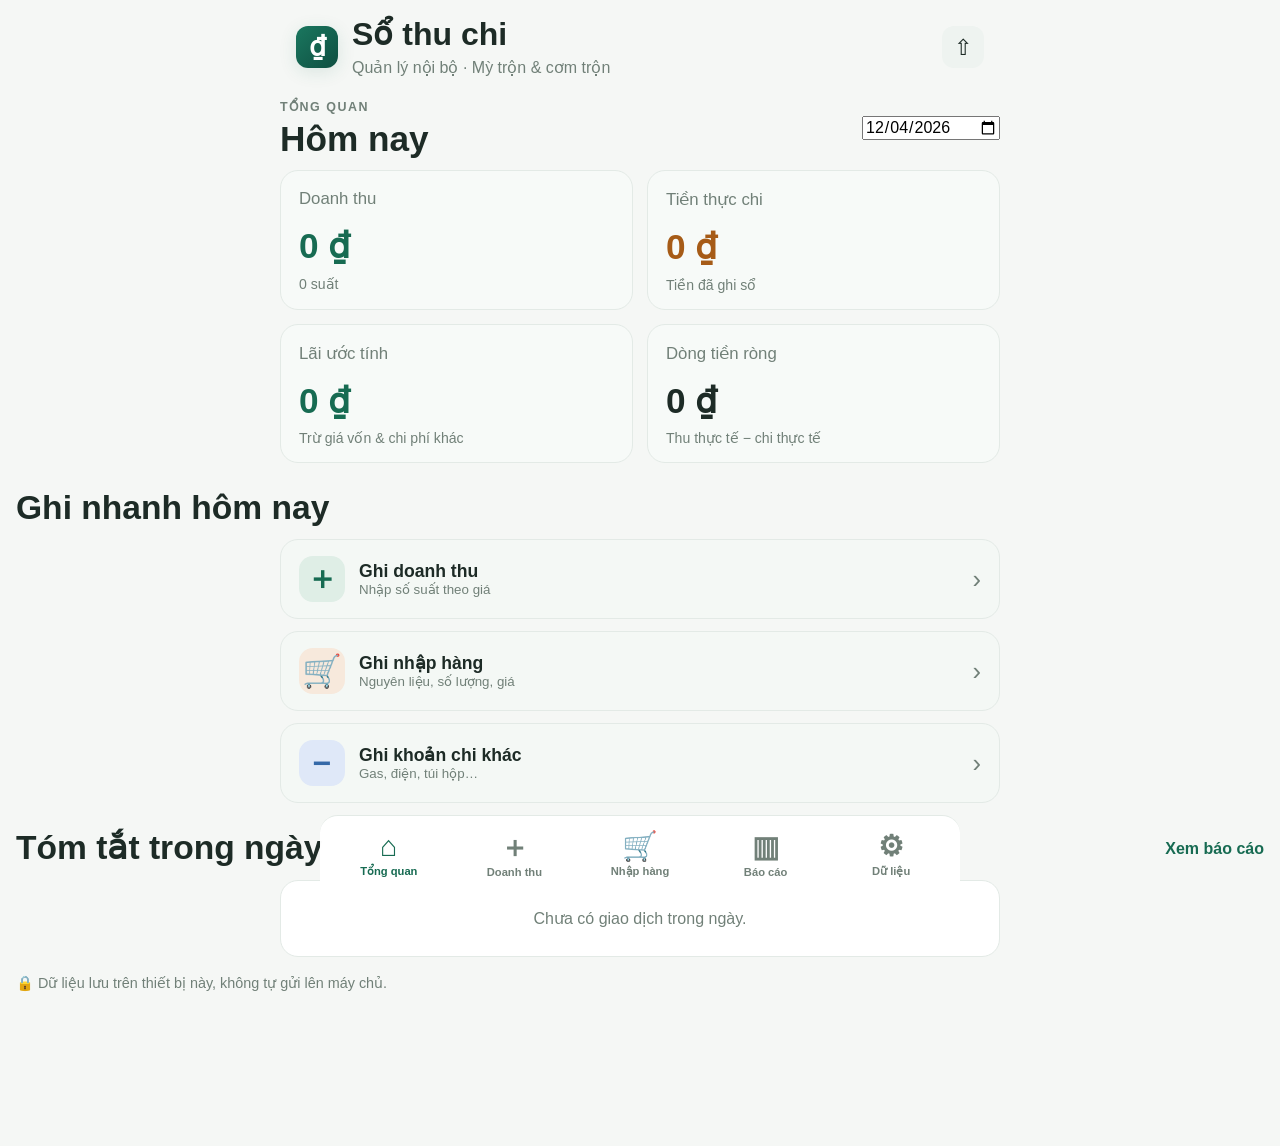
<file: index.html>
<!doctype html>
<html lang="vi">
<head>
  <meta charset="utf-8">
  <meta name="viewport" content="width=device-width, initial-scale=1, viewport-fit=cover">
  <meta name="theme-color" content="#176b52">
  <meta name="apple-mobile-web-app-capable" content="yes">
  <meta name="apple-mobile-web-app-status-bar-style" content="default">
  <meta name="apple-mobile-web-app-title" content="Sổ thu chi">
  <meta name="description" content="Sổ thu chi nội bộ cửa hàng, lưu trên thiết bị và hỗ trợ offline.">
  <link rel="manifest" href="manifest.json">
  <link rel="apple-touch-icon" href="icon.svg">
  <link rel="stylesheet" href="styles.css">
  <title>Sổ thu chi cửa hàng</title>
</head>
<body>
  <header class="topbar">
    <div class="brand-mark" aria-hidden="true">₫</div>
    <div class="brand">
      <h1>Sổ thu chi</h1>
      <p>Quản lý nội bộ · Mỳ trộn & cơm trộn</p>
    </div>
    <button class="icon-button" id="backupQuickBtn" aria-label="Sao lưu dữ liệu" title="Sao lưu dữ liệu">⇧</button>
  </header>

  <main>
    <section class="page active" id="page-dashboard">
      <div class="page-heading">
        <div><p class="eyebrow">TỔNG QUAN</p><h2>Hôm nay</h2></div>
        <input type="date" id="dashboardDate" aria-label="Ngày cần xem">
      </div>
      <div class="summary-grid">
        <article class="summary-card income"><span>Doanh thu</span><strong id="dashRevenue">0 ₫</strong><small id="dashOrders">0 suất</small></article>
        <article class="summary-card expense"><span>Tiền thực chi</span><strong id="dashCashOut">0 ₫</strong><small>Tiền đã ghi sổ</small></article>
        <article class="summary-card profit"><span>Lãi ước tính</span><strong id="dashProfit">0 ₫</strong><small>Trừ giá vốn & chi phí khác</small></article>
        <article class="summary-card cash"><span>Dòng tiền ròng</span><strong id="dashNet">0 ₫</strong><small>Thu thực tế − chi thực tế</small></article>
      </div>
      <div class="section-title"><h3>Ghi nhanh hôm nay</h3></div>
      <div class="quick-grid">
        <button class="quick-action" data-go="sales"><span class="quick-icon">＋</span><span><b>Ghi doanh thu</b><small>Nhập số suất theo giá</small></span><span class="chevron">›</span></button>
        <button class="quick-action" data-go="purchases"><span class="quick-icon orange">🛒</span><span><b>Ghi nhập hàng</b><small>Nguyên liệu, số lượng, giá</small></span><span class="chevron">›</span></button>
        <button class="quick-action" data-go="expenses"><span class="quick-icon blue">−</span><span><b>Ghi khoản chi khác</b><small>Gas, điện, túi hộp…</small></span><span class="chevron">›</span></button>
      </div>
      <div class="section-title"><h3>Tóm tắt trong ngày</h3><button class="text-button" data-go="reports">Xem báo cáo</button></div>
      <div class="list-card" id="todayActivity"><div class="empty-state">Chưa có giao dịch trong ngày.</div></div>
      <p class="privacy-note">🔒 Dữ liệu lưu trên thiết bị này, không tự gửi lên máy chủ.</p>
    </section>

    <section class="page" id="page-sales">
      <div class="page-heading"><div><p class="eyebrow">SỔ DOANH THU</p><h2>Ghi doanh thu</h2></div></div>
      <form id="salesForm" class="panel">
        <input type="hidden" id="salesId">
        <label>Ngày bán<input type="date" id="salesDate" required></label>
        <div class="form-section-label">Số suất theo mức giá</div>
        <div id="priceRows" class="price-rows"></div>
        <button type="button" class="secondary-button full" id="addPriceBtn">＋ Thêm mức giá</button>
        <label>Ghi chú (không bắt buộc)<input id="salesNote" maxlength="160" placeholder="Ví dụ: ca sáng, đơn bổ sung…"></label>
        <div class="calculation-strip"><span>Doanh thu bản ghi</span><strong id="salesTotal">0 ₫</strong><span id="salesCount">0 suất</span></div>
        <div class="button-row"><button type="button" class="secondary-button" id="salesCancel" hidden>Hủy sửa</button><button class="primary-button" type="submit">Lưu doanh thu</button></div>
      </form>
      <div class="section-title"><h3>Bản ghi doanh thu</h3></div>
      <div class="filter-row"><label>Ngày xem<input type="date" id="salesListDate"></label></div>
      <div class="list-card" id="salesList"></div>
      <p class="helper">Bạn có thể lưu nhiều bản ghi trong cùng một ngày (sáng, chiều hoặc nhập bổ sung). Báo cáo sẽ cộng tất cả bản ghi.</p>
    </section>

    <section class="page" id="page-purchases">
      <div class="page-heading"><div><p class="eyebrow">SỔ NHẬP NGUYÊN LIỆU</p><h2>Ghi nhập hàng</h2></div></div>
      <form id="purchaseForm" class="panel">
        <input type="hidden" id="purchaseId">
        <label>Ngày mua<input type="date" id="purchaseDate" required></label>
        <label>Tên nguyên liệu / mặt hàng<input id="purchaseName" maxlength="100" required placeholder="Ví dụ: mỳ, trứng, thịt, rau…"></label>
        <div class="two-col">
          <label>Số lượng<input type="number" id="purchaseQty" min="0.001" step="any" required placeholder="Ví dụ: 2"></label>
          <label>Đơn vị<input id="purchaseUnit" maxlength="24" placeholder="kg, quả, gói…" ></label>
        </div>
        <label>Đơn giá (đồng)<input type="number" id="purchasePrice" min="0" step="1" required placeholder="Ví dụ: 45000"></label>
        <label>Ghi chú<input id="purchaseNote" maxlength="160" placeholder="Không bắt buộc"></label>
        <div class="calculation-strip"><span>Thành tiền</span><strong id="purchaseTotal">0 ₫</strong></div>
        <div class="button-row"><button type="button" class="secondary-button" id="purchaseCancel" hidden>Hủy sửa</button><button class="primary-button" type="submit">Lưu khoản nhập</button></div>
      </form>
      <div class="section-title"><h3>Sổ nhập hàng</h3></div>
      <div class="filter-row"><label>Ngày xem<input type="date" id="purchaseListDate"></label></div>
      <div class="list-card" id="purchaseList"></div>
    </section>

    <section class="page" id="page-expenses">
      <div class="page-heading"><div><p class="eyebrow">CHI PHÍ KHÁC</p><h2>Ghi khoản chi</h2></div></div>
      <form id="expenseForm" class="panel">
        <input type="hidden" id="expenseId">
        <label>Ngày chi<input type="date" id="expenseDate" required></label>
        <label>Khoản chi<input id="expenseName" maxlength="100" required placeholder="Ví dụ: gas, điện, túi hộp, tiền ship…"></label>
        <label>Số tiền (đồng)<input type="number" id="expenseAmount" min="0" step="1" required placeholder="Ví dụ: 50000"></label>
        <label>Ghi chú<input id="expenseNote" maxlength="160" placeholder="Không bắt buộc"></label>
        <div class="button-row"><button type="button" class="secondary-button" id="expenseCancel" hidden>Hủy sửa</button><button class="primary-button" type="submit">Lưu khoản chi</button></div>
      </form>
      <div class="section-title"><h3>Các khoản chi</h3></div>
      <div class="filter-row"><label>Ngày xem<input type="date" id="expenseListDate"></label></div>
      <div class="list-card" id="expenseList"></div>
    </section>

    <section class="page" id="page-reports">
      <div class="page-heading"><div><p class="eyebrow">BÁO CÁO</p><h2>Thu chi & lợi nhuận</h2></div></div>
      <div class="panel">
        <label>Chọn tháng<input type="month" id="reportMonth"></label>
        <div class="summary-grid report-summary">
          <article class="summary-card income"><span>Doanh thu</span><strong id="reportRevenue">0 ₫</strong></article>
          <article class="summary-card expense"><span>Tiền thực chi</span><strong id="reportCashOut">0 ₫</strong></article>
          <article class="summary-card profit"><span>Lãi ước tính</span><strong id="reportProfit">0 ₫</strong></article>
          <article class="summary-card cash"><span>Dòng tiền ròng</span><strong id="reportNet">0 ₫</strong></article>
        </div>
        <div class="report-note"><b>Phân biệt hai chỉ số</b><br>• Dòng tiền ròng = doanh thu − tiền mua hàng − chi phí khác.<br>• Lãi ước tính = doanh thu − (số suất × giá vốn/suất) − chi phí khác.<br>Tiền mua nguyên liệu được tính vào dòng tiền, không tự động trừ toàn bộ khỏi lãi ước tính để tránh tính trùng giá vốn.</div>
      </div>
      <div class="section-title"><h3>Thiết lập giá vốn mỗi suất</h3></div>
      <form id="settingsForm" class="panel">
        <p class="helper no-top">Nhập giá vốn ước tính trung bình cho một suất bán (nguyên liệu trực tiếp). Có thể đặt một mức chung cho tất cả giá bán.</p>
        <label>Giá vốn nguyên liệu / suất (đồng)<input type="number" id="costPerServing" min="0" step="1" required></label>
        <button class="primary-button full" type="submit">Lưu thiết lập</button>
      </form>
      <div class="section-title"><h3>Chi tiết từng ngày</h3><button class="text-button" id="exportCsvBtn">Xuất CSV</button></div>
      <div class="table-wrap"><table><thead><tr><th>Ngày</th><th>Doanh thu</th><th>Tiền chi</th><th>Lãi ước tính</th></tr></thead><tbody id="reportTable"></tbody></table></div>
    </section>

    <section class="page" id="page-data">
      <div class="page-heading"><div><p class="eyebrow">DỮ LIỆU CÁ NHÂN</p><h2>Sao lưu & cài đặt</h2></div></div>
      <div class="panel">
        <div class="settings-item"><div><b>Sao lưu toàn bộ dữ liệu</b><p>Tải về tệp JSON để cất giữ an toàn.</p></div><button class="primary-button" id="backupBtn">Sao lưu</button></div>
        <div class="settings-item"><div><b>Phục hồi từ tệp JSON</b><p>Dữ liệu hiện có sẽ được thay thế bằng bản sao lưu đã chọn.</p></div><button class="secondary-button" id="restoreBtn">Chọn tệp</button><input type="file" id="restoreFile" accept=".json,application/json" hidden></div>
        <div class="settings-item"><div><b>Xuất bảng CSV</b><p>Xuất các giao dịch để mở bằng Excel hoặc Numbers.</p></div><button class="secondary-button" id="allCsvBtn">Xuất CSV</button></div>
        <div class="settings-item danger-zone"><div><b>Xóa toàn bộ dữ liệu</b><p>Không thể hoàn tác. Hãy sao lưu trước.</p></div><button class="danger-button" id="clearDataBtn">Xóa dữ liệu</button></div>
      </div>
      <div class="panel about-panel">
        <h3>Về ứng dụng</h3>
        <p>Ứng dụng ghi sổ nội bộ, không có giỏ hàng, đặt món hay thanh toán cho khách. Dữ liệu được lưu trong bộ nhớ trình duyệt trên thiết bị này.</p>
        <p><b>Lưu ý:</b> Khi dùng trên iPhone, hãy sao lưu JSON định kỳ. Xóa dữ liệu Safari hoặc gỡ/đặt lại dữ liệu website có thể làm mất dữ liệu. Bản sao lưu có thể chứa thông tin tài chính cá nhân, hãy cất giữ riêng tư.</p>
        <p id="storageStatus" class="helper"></p>
      </div>
    </section>
  </main>

  <nav class="bottom-nav" aria-label="Điều hướng chính">
    <button class="nav-item active" data-page="dashboard"><span>⌂</span><small>Tổng quan</small></button>
    <button class="nav-item" data-page="sales"><span>＋</span><small>Doanh thu</small></button>
    <button class="nav-item" data-page="purchases"><span>🛒</span><small>Nhập hàng</small></button>
    <button class="nav-item" data-page="reports"><span>▥</span><small>Báo cáo</small></button>
    <button class="nav-item" data-page="data"><span>⚙</span><small>Dữ liệu</small></button>
  </nav>
  <div id="toast" class="toast" role="status" aria-live="polite"></div>
  <script src="app.js"></script>
</body>
</html>
</file>
<file: styles.css>
:root{--green:#176b52;--green-dark:#10533f;--mint:#e9f6ef;--ink:#1d2b26;--muted:#718078;--line:#e3eae6;--bg:#f5f7f5;--white:#fff;--red:#b43e3e;--orange:#a65b17;--blue:#3569a8;--shadow:0 4px 18px rgba(23,107,82,.12)}
*{box-sizing:border-box}html{background:var(--bg);-webkit-text-size-adjust:100%}body{margin:0;font-family:-apple-system,BlinkMacSystemFont,"Segoe UI",Roboto,Helvetica,Arial,sans-serif;color:var(--ink);background:var(--bg)}
button,input,select{font:inherit}main{padding:0 16px 110px}a{color:inherit;text-decoration:none}
.topbar{display:flex;align-items:center;gap:14px;padding:18px 16px 12px;background:var(--bg)}
.brand-mark{width:42px;height:42px;border-radius:12px;background:linear-gradient(135deg,#1a775f,#0f4f41);display:grid;place-items:center;color:#fff;font-weight:700;font-size:1.7rem;box-shadow:var(--shadow)}
.brand{flex:1;min-width:0}.brand h1{margin:0;font-size:2rem;line-height:1.05}.brand p{margin:6px 0 0;color:var(--muted);font-size:1rem}
.icon-button{width:42px;height:42px;border:none;border-radius:12px;background:#eef3f0;color:var(--ink);font-size:1.4rem;display:grid;place-items:center}
.page{display:none}.page.active{display:block}.page-heading{display:flex;align-items:center;justify-content:space-between;gap:14px;margin-top:10px;margin-bottom:12px}.eyebrow{margin:0 0 6px;color:var(--muted);font-size:.78rem;letter-spacing:.12em;font-weight:800;text-transform:uppercase}.page-heading h2{margin:0;font-size:2.2rem;line-height:1.1;font-weight:800}.filter-row input,.filter-row select,.panel input,.panel select{width:100%;border:1px solid var(--line);background:#f5f7f5;border-radius:12px;padding:12px 14px;color:var(--ink);font-size:1rem}
.product-filter-row{margin-bottom:12px}
.summary-grid{display:grid;grid-template-columns:repeat(2,minmax(0,1fr));gap:14px;margin-top:12px}.summary-card{background:#f7faf8;border:1px solid var(--line);border-radius:18px;padding:18px 18px 16px;display:flex;flex-direction:column;min-height:130px}.summary-card span{color:var(--muted);font-size:1.05rem}.summary-card strong{font-size:clamp(1.7rem,4vw,2.2rem);margin-top:16px;line-height:1.2}.summary-card small{margin-top:8px;color:var(--muted);font-size:.88rem}.summary-card.income strong{color:var(--green)}.summary-card.expense strong{color:var(--orange)}.summary-card.profit strong{color:var(--green)}.summary-card.cash strong{color:var(--ink)}
.section-title{display:flex;align-items:center;justify-content:space-between;gap:12px;margin:26px 0 12px}.section-title h3{margin:0;font-size:2.1rem;line-height:1.15}.text-button{border:none;background:none;color:var(--green);font-weight:700;padding:0}.quick-grid{display:flex;flex-direction:column;gap:12px}.quick-action{display:flex;align-items:center;gap:14px;justify-content:space-between;padding:16px 18px;border:1px solid var(--line);background:#f4f8f5;border-radius:18px;text-align:left;width:100%;color:var(--ink)}.quick-icon{width:46px;height:46px;border-radius:14px;display:grid;place-items:center;background:#dfeee6;color:var(--green);font-size:2rem;font-weight:700}.quick-action span:nth-child(2){flex:1}.quick-icon.orange{background:#f7e9dc;color:var(--orange)}.quick-icon.blue{background:#dfe8f8;color:var(--blue)}.quick-action b{display:block;font-size:1.1rem}.quick-action small{display:block;color:var(--muted)}.chevron{font-size:1.6rem;color:var(--muted)}
.list-card{background:var(--white);border:1px solid var(--line);border-radius:18px;padding:10px 12px}.entry{display:flex;align-items:center;justify-content:space-between;gap:10px;min-height:72px;padding:12px 8px;border-bottom:1px solid var(--line)}.entry:last-child{border-bottom:none}.entry-main{flex:1;min-width:0}.entry-title{font-weight:700}.entry-sub{margin-top:4px;color:var(--muted);font-size:.9rem;line-height:1.4;word-break:break-word}.entry-amount{font-weight:800;white-space:nowrap}.entry-actions{display:flex;align-items:center;gap:8px;margin-left:8px}.mini-button{padding:7px 10px;border-radius:10px;border:1px solid var(--line);background:#f7faf8;color:var(--ink);font-weight:700}.mini-button.delete{background:#fdf0f0;color:var(--red);border-color:#f2d2d2}.empty-state{padding:18px 10px;color:var(--muted);text-align:center}.panel{background:var(--white);border:1px solid var(--line);border-radius:20px;padding:16px;box-shadow:var(--shadow)}.panel label{display:block;font-weight:600;margin-top:12px}.panel label:first-child{margin-top:0}.panel input,.panel select{margin-top:8px}.form-section-label{margin:18px 0 12px;font-weight:800}.price-rows{display:flex;flex-direction:column;gap:12px;margin-top:8px}.price-row{display:grid;grid-template-columns:minmax(0,1fr) 110px minmax(120px,1.1fr) 38px;gap:10px;align-items:end;background:#f7faf8;border:1px solid var(--line);border-radius:16px;padding:10px;overflow:visible}.price-column,.product-column,.count-column{display:flex;flex-direction:column;min-width:0}.price-label{font-size:.74rem;color:var(--muted);font-weight:700}.count-controls{display:flex;align-items:center;gap:8px}.count-button{width:30px;height:30px;border:none;border-radius:10px;background:#e7efe9;color:var(--green);font-size:1.4rem;font-weight:700}.row-count{width:100%;border:1px solid var(--line);border-radius:10px;background:#fff;padding:10px 8px;text-align:center;font-weight:700;appearance:textfield;-moz-appearance:textfield}.row-count::-webkit-inner-spin-button,.row-count::-webkit-outer-spin-button,.row-price::-webkit-outer-spin-button,.row-price::-webkit-inner-spin-button{ -webkit-appearance:none; margin:0; }
.row-price,.row-product{width:100%;border:1px solid var(--line);border-radius:10px;background:#fff;padding:10px 12px;min-height:44px;min-width:80px}.remove-price{height:38px;width:38px;border:none;border-radius:10px;background:#fbe8e8;color:var(--red);font-size:1.15rem}.secondary-button,.primary-button,.danger-button{border:none;border-radius:14px;padding:14px 16px;font-weight:800}.secondary-button{background:#edf3f0;color:var(--green)}.primary-button{background:var(--green);color:var(--white)}.danger-button{background:#f2d9d9;color:var(--red)}.full{width:100%}.button-row{display:flex;gap:10px;margin-top:16px}.button-row > *{flex:1}.calculation-strip{display:flex;align-items:center;justify-content:space-between;gap:12px;background:#edf8f3;border:1px solid #cfe7d9;border-radius:14px;padding:12px 14px;margin-top:20px;font-weight:700}.calculation-strip strong{font-size:1.3rem;font-weight:800}.helper{color:var(--muted);margin-top:18px;line-height:1.5}.two-col{display:grid;grid-template-columns:repeat(2,minmax(0,1fr));gap:12px}.settings-item{display:flex;align-items:center;justify-content:space-between;gap:14px;padding:14px 0;border-bottom:1px solid var(--line)}.settings-item:last-child{border-bottom:none}.settings-item b{font-size:1.1rem}.settings-item p{margin:6px 0 0;color:var(--muted)}.danger-zone{padding-top:20px}.about-panel{margin-top:20px}.privacy-note{margin-top:18px;color:var(--muted);font-size:.9rem}.table-wrap{overflow:auto}.table-wrap table{width:100%;border-collapse:collapse}.table-wrap th,.table-wrap td{padding:10px 8px;border-bottom:1px solid var(--line);text-align:left}.table-wrap th{font-size:.8rem;color:var(--muted);text-transform:uppercase;letter-spacing:.05em}.month-summary-table{width:100%;border-collapse:collapse}.month-summary-table th,.month-summary-table td{padding:12px 10px;border-bottom:1px solid var(--line);text-align:left}.month-summary-table th{color:var(--muted);font-size:.76rem;text-transform:uppercase;letter-spacing:.06em}.month-summary-table td{font-weight:600}.day-details{margin-top:12px;padding:12px;background:#f7faf8;border:1px solid var(--line);border-radius:16px}.day-details h4{margin:0 0 12px;font-size:1.4rem}.detail-section{margin-top:12px}.detail-section strong{display:block;margin-bottom:8px;color:var(--muted)}.bottom-nav{position:fixed;left:0;right:0;bottom:0;background:rgba(255,255,255,.96);backdrop-filter:blur(6px);border-top:1px solid var(--line);display:grid;grid-template-columns:repeat(5,minmax(0,1fr));padding:8px 6px 14px;z-index:40}.nav-item{border:none;background:none;display:flex;flex-direction:column;align-items:center;justify-content:center;gap:4px;color:var(--muted);font-weight:700;padding:8px 4px}.nav-item.active{color:var(--green)}.nav-item span{font-size:1.8rem;line-height:1}.nav-item small{font-size:.7rem}.toast{position:fixed;left:50%;transform:translateX(-50%) translateY(18px);bottom:84px;padding:10px 16px;border-radius:999px;background:rgba(17,24,20,.86);color:#fff;opacity:0;pointer-events:none;transition:opacity .2s ease, transform .2s ease;z-index:50}.toast.show{opacity:1;transform:translateX(-50%) translateY(0)}
@media(min-width:600px){body{padding-bottom:30px}.topbar,.page-heading,.summary-grid,.list-card,.panel,.quick-grid{max-width:720px;margin-left:auto;margin-right:auto}.bottom-nav{max-width:720px;margin:0 auto;left:50%;transform:translateX(-50%);border-radius:18px 18px 0 0;overflow:hidden}.}
@media(max-width:360px){main{padding:0 10px 100px}.brand h1{font-size:1.65rem}.page-heading h2{font-size:1.8rem}.summary-card{min-height:110px}.price-row{grid-template-columns:minmax(0,1fr) 96px minmax(90px,1fr) 32px}.section-title h3{font-size:1.7rem}.button-row{flex-direction:column}}
</file>
